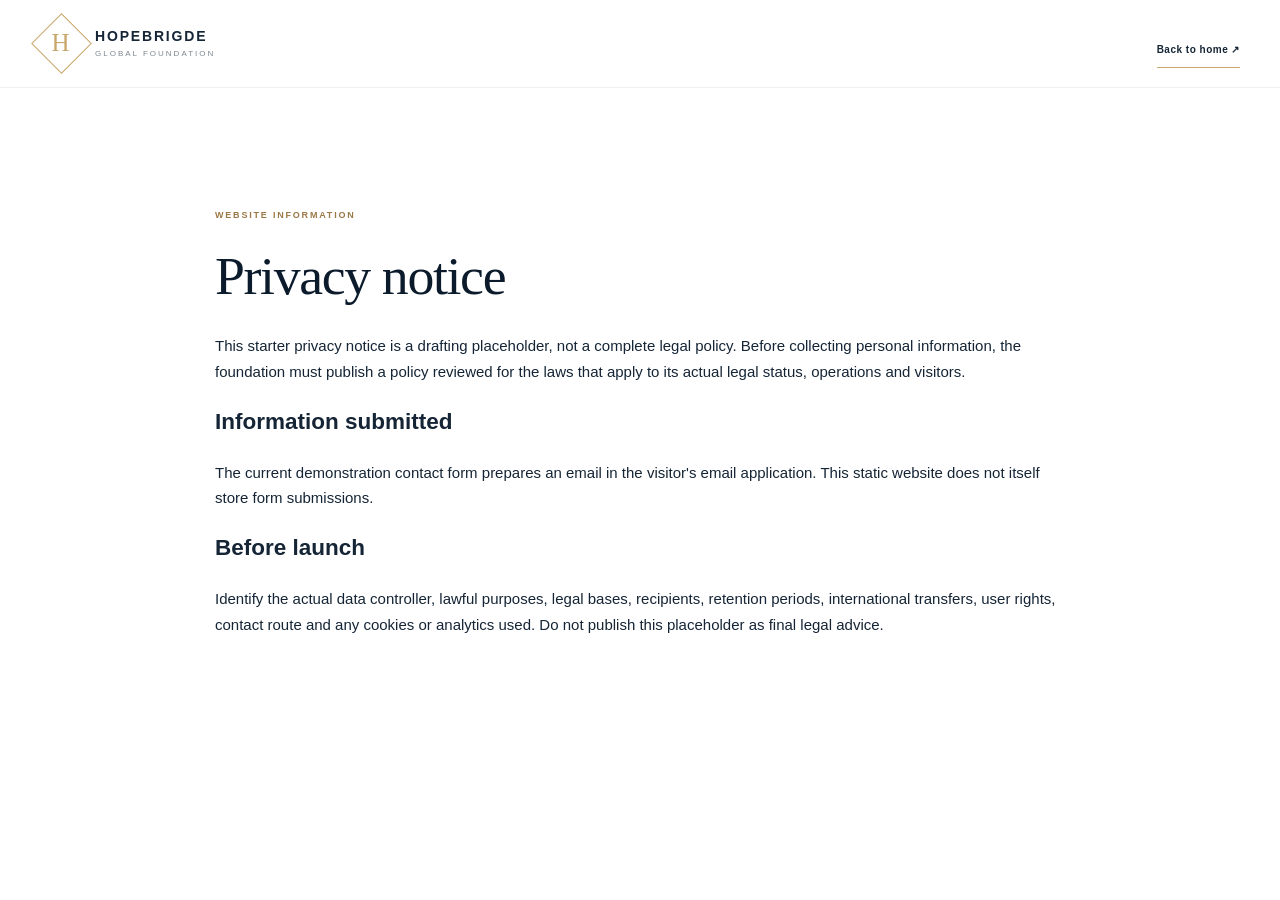
<file: privacy.html>
<!doctype html><html lang="en"><head><meta charset="utf-8"><meta name="viewport" content="width=device-width,initial-scale=1"><title>Privacy Notice | Hopebrigde Global Foundation</title><link rel="stylesheet" href="styles.css"></head><body><header class="site-header"><a class="brand" href="index.html"><span class="brand-mark"><span>H</span></span><span class="brand-name">HOPEBRIGDE <small>GLOBAL FOUNDATION</small></span></a><a class="text-link" href="index.html">Back to home ↗</a></header><main class="section-pad"><div class="page-width" style="max-width:850px"><p class="eyebrow">WEBSITE INFORMATION</p><h1 class="section-heading">Privacy notice</h1><p>This starter privacy notice is a drafting placeholder, not a complete legal policy. Before collecting personal information, the foundation must publish a policy reviewed for the laws that apply to its actual legal status, operations and visitors.</p><h2>Information submitted</h2><p>The current demonstration contact form prepares an email in the visitor's email application. This static website does not itself store form submissions.</p><h2>Before launch</h2><p>Identify the actual data controller, lawful purposes, legal bases, recipients, retention periods, international transfers, user rights, contact route and any cookies or analytics used. Do not publish this placeholder as final legal advice.</p></div></main></body></html>
</file>
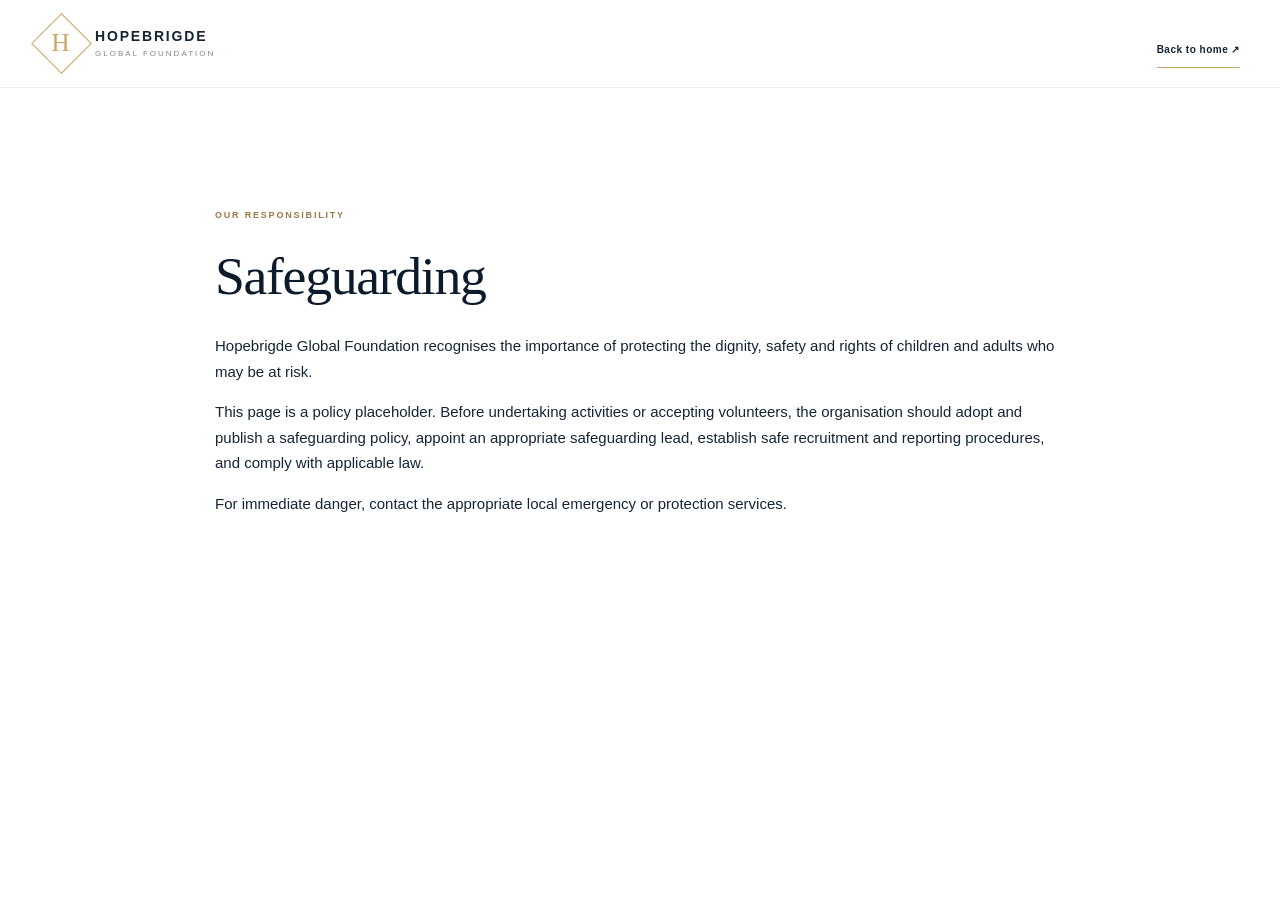
<file: safeguarding.html>
<!doctype html><html lang="en"><head><meta charset="utf-8"><meta name="viewport" content="width=device-width,initial-scale=1"><title>Safeguarding | Hopebrigde Global Foundation</title><link rel="stylesheet" href="styles.css"></head><body><header class="site-header"><a class="brand" href="index.html"><span class="brand-mark"><span>H</span></span><span class="brand-name">HOPEBRIGDE <small>GLOBAL FOUNDATION</small></span></a><a class="text-link" href="index.html">Back to home ↗</a></header><main class="section-pad"><div class="page-width" style="max-width:850px"><p class="eyebrow">OUR RESPONSIBILITY</p><h1 class="section-heading">Safeguarding</h1><p>Hopebrigde Global Foundation recognises the importance of protecting the dignity, safety and rights of children and adults who may be at risk.</p><p>This page is a policy placeholder. Before undertaking activities or accepting volunteers, the organisation should adopt and publish a safeguarding policy, appoint an appropriate safeguarding lead, establish safe recruitment and reporting procedures, and comply with applicable law.</p><p>For immediate danger, contact the appropriate local emergency or protection services.</p></div></main></body></html>
</file>
<file: styles.css>
/* HOPEBRIGDE GLOBAL FOUNDATION — premium responsive visual system */
:root{--navy:#0b1b2b;--navy2:#10283b;--ink:#152536;--muted:#687784;--gold:#c8a66a;--gold2:#e0c38d;--cream:#f5f3ee;--white:#fff;--line:#e4e2dc;--serif:"Playfair Display",Georgia,serif;--sans:"DM Sans",Arial,sans-serif;--width:1200px}
*{box-sizing:border-box}html{scroll-behavior:smooth;scroll-padding-top:90px}body{margin:0;color:var(--ink);font-family:var(--sans);font-size:15px;line-height:1.7;background:#fff;-webkit-font-smoothing:antialiased}img{display:block;width:100%;height:100%;object-fit:cover}a{color:inherit;text-decoration:none}button,input,select,textarea{font:inherit}.page-width{width:min(var(--width),calc(100% - 64px));margin-inline:auto}.announcement{height:38px;background:#081522;color:#d6dce0;display:flex;justify-content:center;align-items:center;gap:10px;font-size:10px;letter-spacing:.11em;text-transform:uppercase}.announcement a{color:var(--gold2);margin-left:12px}.announcement-dot,.eyebrow>span{width:6px;height:6px;background:var(--gold);border-radius:50%;display:inline-block}.site-header{height:88px;position:sticky;top:0;z-index:50;background:rgba(255,255,255,.96);backdrop-filter:blur(16px);display:flex;align-items:center;justify-content:space-between;padding:0 max(32px,calc((100vw - var(--width))/2));border-bottom:1px solid rgba(15,35,52,.07);transition:box-shadow .3s,height .3s}.site-header.scrolled{height:76px;box-shadow:0 8px 30px #0b1b2b0c}.brand{display:flex;align-items:center;gap:12px;flex-shrink:0}.brand-mark{height:43px;width:43px;border:1px solid var(--gold);display:grid;place-items:center;transform:rotate(45deg);color:var(--gold);font-family:var(--serif);font-size:25px}.brand-mark span{transform:rotate(-45deg)}.brand-name{font-size:14px;font-weight:700;letter-spacing:.13em;line-height:1.25}.brand-name small{display:block;font-size:8px;font-weight:500;letter-spacing:.25em;color:#7c8790;margin-top:4px}.main-nav{display:flex;align-items:center;gap:26px}.main-nav>a{font-size:11px;font-weight:600;color:#42515d;transition:color .2s}.main-nav>a:hover,.main-nav>a.active{color:#b28b4c}.main-nav .nav-cta{background:var(--navy);color:white;padding:13px 18px}.main-nav .nav-cta:hover{background:#193b54;color:white}.nav-cta span{color:var(--gold2);margin-left:9px}.menu-toggle{display:none;background:none;border:0;padding:8px}.menu-toggle span{display:block;width:24px;height:2px;background:var(--navy);margin:6px}
.hero{height:min(760px,calc(100vh - 126px));min-height:620px;position:relative;display:flex;align-items:center;overflow:hidden;background:var(--navy);color:#fff}.hero-image,.hero-shade{position:absolute;inset:0}.hero-image{background-image:url("https://images.unsplash.com/photo-1488521787991-ed7bbaae773c?auto=format&fit=crop&w=2200&q=90");background-size:cover;background-position:center 43%;transform:scale(1.04);animation:heroZoom 16s ease-out forwards}.hero-shade{background:linear-gradient(90deg,rgba(5,17,28,.88) 0%,rgba(7,22,35,.74) 42%,rgba(7,22,35,.16) 100%),linear-gradient(0deg,rgba(4,15,25,.35),transparent 45%)}.hero-content{position:relative;z-index:2;padding-top:20px;animation:rise .9s .15s both}.eyebrow{font-size:9px;letter-spacing:.2em;font-weight:700;color:#9b7946;margin:0 0 23px;display:flex;align-items:center;gap:10px}.eyebrow.light{color:#e0c38d}.hero h1{font-family:var(--serif);font-weight:500;font-size:clamp(48px,6.1vw,82px);line-height:1.08;letter-spacing:-.035em;max-width:780px;margin:0 0 25px}.hero h1 em,.section-heading em,.mission-inner h2 em{font-weight:500;color:var(--gold2)}.hero-copy{max-width:555px;color:#e1e5e8;font-size:15px;line-height:1.9;margin:0 0 32px}.hero-actions{display:flex;gap:12px;flex-wrap:wrap}.button{border:0;display:inline-flex;align-items:center;justify-content:center;gap:25px;padding:15px 20px;font-size:10px;font-weight:700;letter-spacing:.04em;cursor:pointer;transition:transform .25s,background .25s,color .25s}.button:hover{transform:translateY(-3px)}.button-gold{background:var(--gold);color:#172331}.button-gold:hover{background:#e0c38d}.button-glass{border:1px solid #ffffff70;color:#fff;background:#ffffff0b;backdrop-filter:blur(6px)}.button-glass:hover{background:#ffffff20}.button span{font-size:15px}.hero-note{position:absolute;right:4%;bottom:90px;display:flex;align-items:center;gap:12px;font-size:8px;letter-spacing:.2em;color:#ffffffc9;z-index:2}.note-line{height:1px;width:40px;background:var(--gold)}.scroll-cue{position:absolute;bottom:27px;left:50%;transform:translateX(-50%);font-size:8px;letter-spacing:.2em;color:#ffffffa8;display:flex;align-items:center;gap:12px}.scroll-cue span{width:1px;height:25px;background:var(--gold)}.section-pad{padding:120px 0}.intro{background:#fff}.intro-grid{display:grid;grid-template-columns:150px 1.1fr .9fr;gap:55px;align-items:start}.vertical-note{writing-mode:vertical-rl;transform:rotate(180deg);font-size:8px;letter-spacing:.2em;color:#a2a9ad;margin-top:100px}.section-heading{font-family:var(--serif);font-size:clamp(38px,4.2vw,58px);font-weight:500;line-height:1.15;letter-spacing:-.025em;margin:0 0 25px;color:var(--navy)}.section-heading em{color:#b18d54}.lead{font-size:17px;line-height:1.8;color:#314352}.intro-copy>p:not(.lead){color:var(--muted);font-size:13px}.text-link{display:inline-flex;gap:25px;align-items:center;border-bottom:1px solid var(--gold);padding:0 0 9px;margin-top:22px;font-size:10px;font-weight:700;letter-spacing:.05em}.text-link span{font-size:15px;color:#b28b4c}.intro-photo{position:relative;height:465px;margin-top:45px}.intro-photo:before{content:"";position:absolute;inset:-13px 13px 13px -13px;border:1px solid var(--gold);z-index:0}.intro-photo img{position:relative;z-index:1}.photo-caption{position:absolute;z-index:2;bottom:0;left:0;right:0;padding:35px 22px 18px;background:linear-gradient(transparent,#061421c9);color:white}.photo-caption span{display:block;font-size:8px;letter-spacing:.18em;color:var(--gold2);margin-bottom:7px}.photo-caption strong{font-family:var(--serif);font-size:19px;font-weight:500}.mission-band{position:relative;overflow:hidden;background:var(--navy);color:#fff;padding:105px 0}.mission-inner{position:relative;z-index:2;text-align:center}.mission-inner .eyebrow{justify-content:center}.mission-inner h2{font:500 clamp(38px,5vw,64px)/1.18 var(--serif);letter-spacing:-.025em;margin:0 auto 20px}.mission-inner>p:last-child{color:#c5cdd2;max-width:570px;margin:auto;font-size:13px}.mission-orbit{position:absolute;border:1px solid #ffffff0c;border-radius:50%;width:600px;height:600px;top:50%;left:50%;transform:translate(-50%,-50%)}.orbit-two{width:850px;height:850px}.section-top{display:flex;justify-content:space-between;align-items:end;gap:50px;margin-bottom:55px}.section-top .eyebrow{margin-bottom:18px}.section-aside{max-width:340px;color:var(--muted);font-size:13px;margin:0 0 8px}.about-grid{display:grid;grid-template-columns:1.05fr .95fr;gap:75px;align-items:center}.about-image{height:550px;position:relative}.about-image img{filter:saturate(.82)}.image-index{position:absolute;bottom:18px;left:20px;color:#fff;font-size:8px;letter-spacing:.2em}.about-details{border-top:1px solid var(--line)}.detail-card{display:grid;grid-template-columns:50px 1fr;gap:20px;padding:28px 0;border-bottom:1px solid var(--line)}.detail-number{font-size:10px;color:#b18d54;letter-spacing:.1em;padding-top:5px}.detail-card h3{font:500 25px var(--serif);margin:0 0 8px;color:var(--navy)}.detail-card p{font-size:12px;color:var(--muted);margin:0;line-height:1.8}.values-row{border-top:1px solid var(--line);border-bottom:1px solid var(--line);margin-top:65px;padding:20px 0;display:flex;align-items:center;justify-content:space-between;gap:14px;flex-wrap:wrap}.values-row span{font-size:8px;letter-spacing:.18em;color:#a18a67;font-weight:700}.values-row b{font:500 16px var(--serif);color:#43515c}.values-row i{height:3px;width:3px;background:var(--gold);border-radius:50%}
.programmes{background:var(--navy);color:#fff}.light-heading{color:#fff}.light-aside{color:#c0c9ce}.programme-grid{display:grid;grid-template-columns:repeat(3,1fr);gap:32px 22px}.programme-card{background:#10283b;transition:transform .35s,background .35s;position:relative}.programme-card:hover{transform:translateY(-7px);background:#17364d}.programme-img{height:235px;position:relative;overflow:hidden}.programme-img img{transition:transform .7s;filter:saturate(.82)}.programme-card:hover .programme-img img{transform:scale(1.06)}.programme-img>span{position:absolute;top:15px;left:16px;color:#fff;font-size:9px;letter-spacing:.15em;text-shadow:0 1px 6px #000}.programme-info{padding:22px 24px 25px;position:relative;min-height:145px}.programme-info h3{font:500 23px var(--serif);margin:0 0 8px}.programme-info p{font-size:11px;color:#bdc8cf;max-width:85%;margin:0;line-height:1.8}.programme-info>a{position:absolute;right:23px;bottom:24px;color:var(--gold2);font-size:18px}.impact-grid{display:grid;grid-template-columns:1fr .85fr;gap:100px;align-items:center}.impact-copy>p:not(.eyebrow){color:var(--muted);font-size:13px;max-width:490px}.impact-panel{background:var(--navy);color:#fff;min-height:390px;padding:48px;position:relative;overflow:hidden}.impact-panel:after{content:"";position:absolute;width:300px;height:300px;border:1px solid #ffffff15;border-radius:50%;right:-100px;bottom:-150px}.impact-symbol{font:500 70px var(--serif);color:#ffffff12;position:absolute;right:35px;top:25px}.impact-symbol span{color:var(--gold)}.impact-panel .eyebrow{margin-bottom:35px}.impact-panel h3{font:500 39px/1.2 var(--serif);margin:0 0 15px}.impact-panel>p:not(.eyebrow){font-size:12px;color:#c3ccd1;max-width:340px}.impact-status{display:inline-flex;align-items:center;gap:9px;border-top:1px solid #ffffff25;padding-top:18px;margin-top:30px;font-size:9px;letter-spacing:.06em;color:#d4dce0}.impact-status i,.status-pill span{height:7px;width:7px;border-radius:50%;background:#c8a66a;display:inline-block}
.get-involved{background:#10283b;color:#fff;position:relative;overflow:hidden}.involvement-wrap{display:grid;grid-template-columns:1fr .85fr;gap:100px;align-items:center}.involvement-copy>p:not(.eyebrow){max-width:440px;color:#c3ccd1;font-size:13px}.involvement-actions{border-top:1px solid #ffffff30}.involvement-link{display:flex;justify-content:space-between;align-items:center;padding:23px 0;border-bottom:1px solid #ffffff30;transition:padding .25s}.involvement-link:hover{padding-left:10px}.involvement-link small{display:block;color:var(--gold2);font-size:8px;letter-spacing:.15em;margin-bottom:5px}.involvement-link strong{font:500 23px var(--serif)}.involvement-link>b{font-size:21px;color:var(--gold2)}.grants{background:var(--cream)}.grants-grid{display:grid;grid-template-columns:1fr 1fr;gap:95px;align-items:center}.grants-copy>p:not(.eyebrow){font-size:13px;color:var(--muted);max-width:440px}.status-pill{display:inline-flex;align-items:center;gap:9px;padding:10px 13px;border:1px solid #d7d0c3;font-size:9px;color:#66716f;margin-top:20px}.status-pill span{background:#bd8c49}.eligibility-card{background:#fff;padding:38px 42px;box-shadow:0 20px 55px #132b3b0b}.eligibility-card .eyebrow{margin-bottom:12px}.eligibility-card h3{font:500 29px var(--serif);margin:0 0 18px}.eligibility-card ul{padding-left:18px;margin:0}.eligibility-card li{padding:7px 0;font-size:11px;color:#56636b}.eligibility-card li::marker{color:#b18d54}.small-note{font-size:9px;color:#8a9295;border-top:1px solid var(--line);padding-top:16px;margin:17px 0 0;line-height:1.7}.story-placeholder{display:flex;align-items:center;gap:25px;border-top:1px solid var(--line);border-bottom:1px solid var(--line);padding:32px 0}.story-icon{width:64px;height:64px;border:1px solid var(--gold);display:grid;place-items:center;color:#b18d54;font-size:25px;flex-shrink:0}.story-placeholder .eyebrow{margin:0 0 7px}.story-placeholder h3{font:500 25px var(--serif);margin:0 0 4px}.story-placeholder p{font-size:11px;color:var(--muted);margin:0}.story-placeholder .text-link{margin:0 0 0 auto;white-space:nowrap}
.contact{background:var(--navy);color:#fff}.contact-grid{display:grid;grid-template-columns:.9fr 1.1fr;gap:100px}.contact-copy>p:not(.eyebrow){font-size:13px;color:#c2cbd1;max-width:380px}.contact-meta{margin-top:55px;border-top:1px solid #ffffff30;padding-top:20px;display:flex;flex-direction:column;gap:4px}.contact-meta span{font-size:8px;letter-spacing:.2em;color:var(--gold2)}.contact-meta strong{font:500 19px var(--serif)}.contact-meta small{font-size:9px;color:#aeb9c0}.contact-form{background:#122c40;padding:38px}.contact-form .eyebrow{margin-bottom:24px}.form-row{display:grid;grid-template-columns:1fr 1fr;gap:16px}.contact-form label{display:block;font-size:9px;letter-spacing:.06em;color:#d7dfe3;margin-bottom:17px}.contact-form input,.contact-form select,.contact-form textarea{display:block;width:100%;margin-top:8px;border:1px solid #ffffff35;background:#0c2030;color:#fff;padding:13px 12px;outline:none;font-size:11px;border-radius:0}.contact-form input:focus,.contact-form select:focus,.contact-form textarea:focus{border-color:var(--gold)}.contact-form input::placeholder,.contact-form textarea::placeholder{color:#82919b}.contact-form select{color:#cbd3d8}.contact-form select option{color:#152536}.contact-form textarea{resize:vertical}.form-note,.form-status{font-size:9px;color:#aeb9c0;line-height:1.6}.form-status{color:var(--gold2)}
.footer{background:#071522;color:#fff;padding:55px 0 22px}.footer-main{display:flex;align-items:center;justify-content:space-between;gap:30px;padding-bottom:45px}.brand-footer .brand-name{color:#fff}.footer-main>p{font:500 17px/1.6 var(--serif);color:#c2cbd1;margin:0}.footer-nav{display:flex;gap:22px}.footer-nav a,.footer-bottom a{font-size:9px;color:#c0c9ce}.footer-nav a:hover,.footer-bottom a:hover{color:var(--gold2)}.footer-bottom{border-top:1px solid #ffffff20;padding-top:20px;display:flex;justify-content:space-between;gap:15px;flex-wrap:wrap;font-size:9px;color:#87949d}.footer-bottom>div{display:flex;gap:18px}.footer-disclaimer{width:100%;color:#6f7d86}.back-top{position:fixed;right:22px;bottom:22px;width:38px;height:38px;background:var(--gold);color:var(--navy);display:grid;place-items:center;z-index:20;opacity:0;pointer-events:none;transform:translateY(8px);transition:.25s}.back-top.visible{opacity:1;pointer-events:auto;transform:none}
.reveal{opacity:0;transform:translateY(24px);transition:opacity .8s ease,transform .8s cubic-bezier(.2,.7,.2,1)}.reveal.in-view{opacity:1;transform:none}.programme-card:nth-child(2),.detail-card:nth-child(2){transition-delay:.08s}.programme-card:nth-child(3),.detail-card:nth-child(3){transition-delay:.16s}.programme-card:nth-child(5){transition-delay:.08s}.programme-card:nth-child(6){transition-delay:.16s}@keyframes rise{from{opacity:0;transform:translateY(24px)}to{opacity:1;transform:none}}@keyframes heroZoom{from{transform:scale(1.04)}to{transform:scale(1.12)}}
@media(max-width:1050px){.main-nav{gap:15px}.main-nav>a{font-size:10px}.intro-grid{grid-template-columns:90px 1fr .85fr;gap:32px}.section-pad{padding:95px 0}.about-grid{gap:45px}.impact-grid,.involvement-wrap,.grants-grid,.contact-grid{gap:55px}}
@media(max-width:800px){.page-width{width:min(100% - 40px,var(--width))}.announcement{font-size:8px;letter-spacing:.06em}.site-header{height:74px;padding:0 20px}.brand-mark{width:36px;height:36px;font-size:21px}.brand-name{font-size:12px}.menu-toggle{display:block;z-index:3}.main-nav{display:none;position:absolute;top:74px;left:0;right:0;background:#fff;padding:15px 22px 25px;box-shadow:0 15px 25px #0b1b2b14;align-items:stretch;gap:0;flex-direction:column}.main-nav.open{display:flex}.main-nav>a{padding:12px 3px;font-size:12px;border-bottom:1px solid #edf0f0}.main-nav .nav-cta{margin-top:12px;padding:13px 15px}.hero{min-height:680px;height:calc(88vh - 100px)}.hero-shade{background:linear-gradient(90deg,#071522d9,#07152265),linear-gradient(0deg,#07152255,transparent)}.hero h1{font-size:clamp(45px,10vw,68px)}.hero-copy{font-size:13px;max-width:480px}.hero-note{display:none}.intro-grid{grid-template-columns:1fr 1fr;gap:25px}.intro-label{grid-column:1/-1}.vertical-note{display:none}.intro-photo{margin-top:0;height:380px}.section-top{align-items:start;flex-direction:column;gap:15px}.section-aside{max-width:520px}.about-grid{grid-template-columns:1fr}.about-image{height:430px}.programme-grid{grid-template-columns:repeat(2,1fr)}.impact-grid,.involvement-wrap,.grants-grid,.contact-grid{grid-template-columns:1fr}.impact-panel{min-height:340px}.involvement-wrap{gap:45px}.grants-grid{gap:35px}.contact-grid{gap:45px}.footer-main{flex-wrap:wrap}.footer-main>p{order:3;width:100%}}
@media(max-width:540px){.page-width{width:calc(100% - 36px)}.announcement{padding:0 8px;font-size:7px}.announcement a{margin-left:3px}.hero{min-height:650px}.hero-content{padding-top:0}.hero h1{font-size:46px}.hero-copy{font-size:12px}.hero-actions{align-items:stretch;flex-direction:column;max-width:260px}.button{justify-content:space-between}.scroll-cue{left:18px;transform:none}.section-pad{padding:76px 0}.intro-grid{grid-template-columns:1fr}.intro-label{grid-column:auto}.section-heading{font-size:40px}.lead{font-size:15px}.intro-photo{height:360px;margin:12px 0 0 12px}.mission-band{padding:80px 0}.mission-inner h2{font-size:38px}.about-image{height:350px}.detail-card{grid-template-columns:30px 1fr;gap:12px;padding:22px 0}.values-row{justify-content:flex-start;gap:13px}.values-row span{width:100%}.programme-grid{grid-template-columns:1fr;gap:18px}.programme-img{height:230px}.programme-info{min-height:130px}.impact-panel{padding:32px 25px;min-height:360px}.involvement-link strong{font-size:20px}.eligibility-card{padding:28px 23px}.story-placeholder{align-items:flex-start;flex-wrap:wrap}.story-placeholder>div:nth-child(2){flex:1;min-width:190px}.story-placeholder .text-link{margin-left:89px}.contact-form{padding:25px 19px}.form-row{grid-template-columns:1fr;gap:0}.footer-main{align-items:flex-start;flex-direction:column}.footer-nav{flex-wrap:wrap}.footer-bottom{flex-direction:column}.footer-bottom>div{flex-wrap:wrap}.footer-disclaimer{order:3}}
@media(prefers-reduced-motion:reduce){*,*::before,*::after{scroll-behavior:auto!important;animation-duration:.01ms!important;animation-iteration-count:1!important;transition-duration:.01ms!important}.reveal{opacity:1;transform:none}}
</file>
